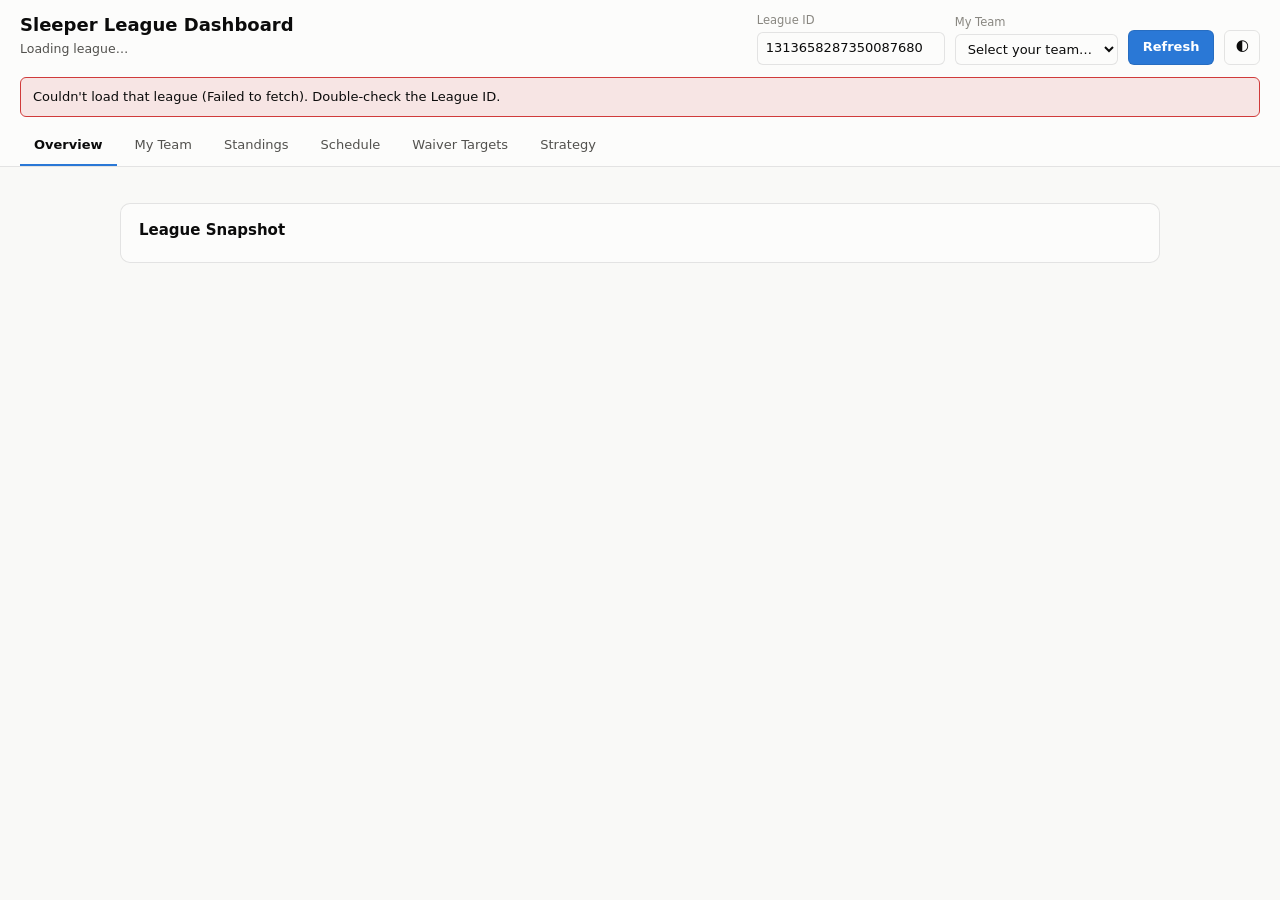
<file: index.html>
<!doctype html>
<html lang="en">
<head>
  <meta charset="utf-8" />
  <meta name="viewport" content="width=device-width, initial-scale=1" />
  <title>Sleeper League Dashboard</title>
  <link rel="stylesheet" href="styles.css?v=2" />
</head>
<body>
  <header class="app-header">
    <div class="header-top">
      <div class="league-id">
        <img id="league-avatar" class="avatar avatar-lg" alt="" hidden />
        <div>
          <h1 id="league-name">Sleeper League Dashboard</h1>
          <div class="league-meta" id="league-meta">Loading league…</div>
        </div>
      </div>
      <div class="header-controls">
        <label class="field">
          <span>League ID</span>
          <input id="league-id-input" type="text" inputmode="numeric" autocomplete="off" />
        </label>
        <label class="field">
          <span>My Team</span>
          <select id="my-team-select">
            <option value="">Select your team…</option>
          </select>
        </label>
        <button id="refresh-btn" class="btn" type="button">Refresh</button>
        <button id="theme-toggle" class="btn btn-ghost" type="button" aria-label="Toggle theme">🌓</button>
      </div>
    </div>
    <div id="error-banner" class="banner banner-error" hidden></div>
    <div class="header-bottom">
      <nav class="tabs" id="tabs">
        <button class="tab-btn active" data-tab="overview">Overview</button>
        <button class="tab-btn" data-tab="myteam">My Team</button>
        <button class="tab-btn" data-tab="standings">Standings</button>
        <button class="tab-btn" data-tab="schedule">Schedule</button>
        <button class="tab-btn" data-tab="waiver">Waiver Targets</button>
        <button class="tab-btn" data-tab="strategy">Strategy</button>
      </nav>
      <div class="last-updated" id="last-updated"></div>
    </div>
  </header>

  <main id="app-main">
    <section id="tab-overview" class="tab-panel active">
      <div class="stat-grid" id="overview-stats"></div>
      <div class="card">
        <h2>League Snapshot</h2>
        <div id="overview-standings-preview"></div>
      </div>
    </section>

    <section id="tab-myteam" class="tab-panel">
      <div class="card">
        <h2>Starters</h2>
        <div id="myteam-starters"></div>
      </div>
      <div class="card">
        <h2>Bench</h2>
        <div id="myteam-bench"></div>
      </div>
      <div class="card" id="myteam-ir-card" hidden>
        <h2>IR / Taxi</h2>
        <div id="myteam-ir"></div>
      </div>
    </section>

    <section id="tab-standings" class="tab-panel">
      <div class="card">
        <h2>Standings</h2>
        <div id="standings-table"></div>
      </div>
    </section>

    <section id="tab-schedule" class="tab-panel">
      <div class="card">
        <div class="schedule-head">
          <h2>NFL Schedule</h2>
          <div class="schedule-nav">
            <button id="schedule-prev" class="btn btn-ghost" type="button" aria-label="Previous week">←</button>
            <span id="schedule-week-label" class="schedule-week-label">Loading…</span>
            <button id="schedule-next" class="btn btn-ghost" type="button" aria-label="Next week">→</button>
          </div>
        </div>
        <p class="card-sub">Kickoff times (your local time) and TV network, via ESPN's public scoreboard. Games involving one of your rostered players' teams are marked.</p>
        <div id="schedule-games"></div>
      </div>
    </section>

    <section id="tab-waiver" class="tab-panel">
      <div class="card">
        <h2>Top Waiver Targets</h2>
        <p class="card-sub">Trending adds across Sleeper, filtered to free agents in your league and ranked by your roster's need.</p>
        <div id="waiver-targets"></div>
      </div>
      <div class="card">
        <h2>Watch Your Roster</h2>
        <p class="card-sub">Your players that a lot of managers are cutting right now.</p>
        <div id="waiver-drops"></div>
      </div>
    </section>

    <section id="tab-strategy" class="tab-panel">
      <div class="card">
        <h2>What To Do This Week</h2>
        <div id="strategy-list"></div>
      </div>
    </section>
  </main>

  <div id="loading-overlay" class="loading-overlay" hidden>
    <div class="spinner"></div>
    <div>Loading league data…</div>
  </div>

  <script src="app.js?v=2" defer></script>
</body>
</html>
</file>
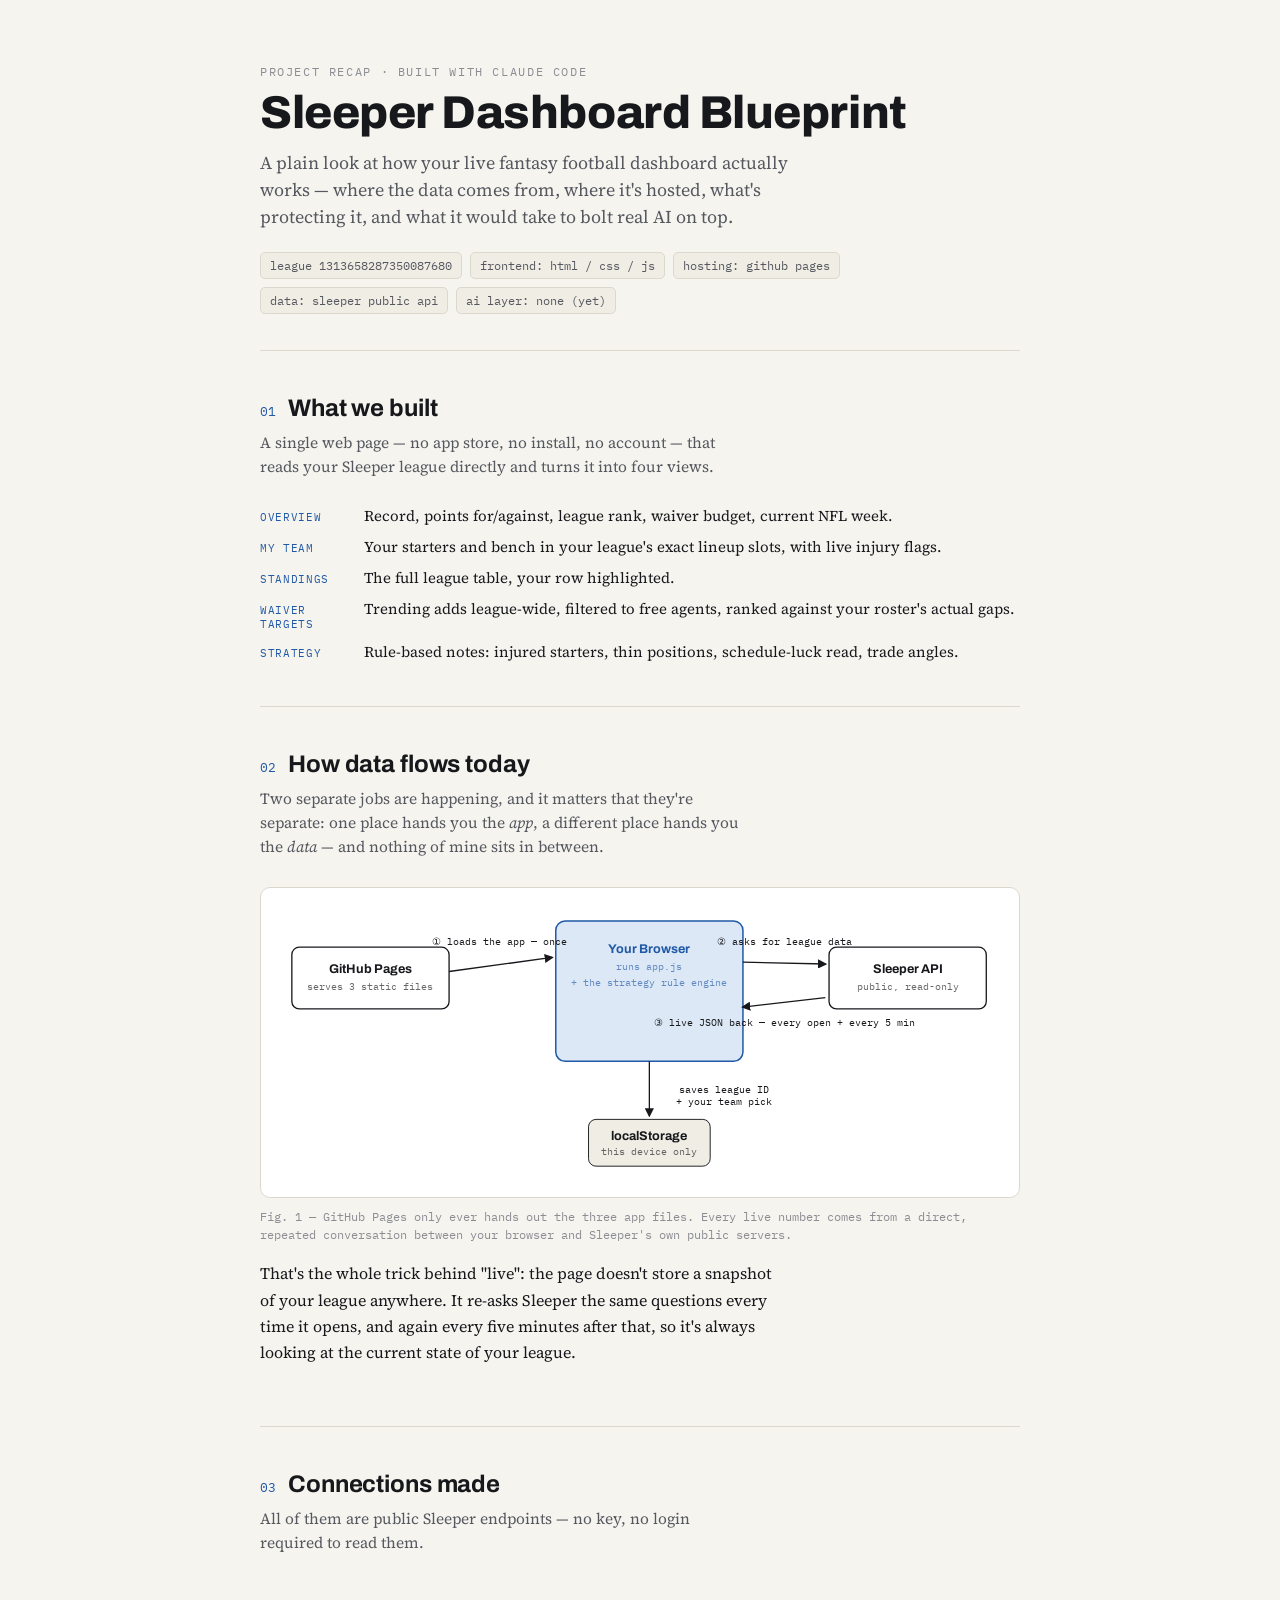
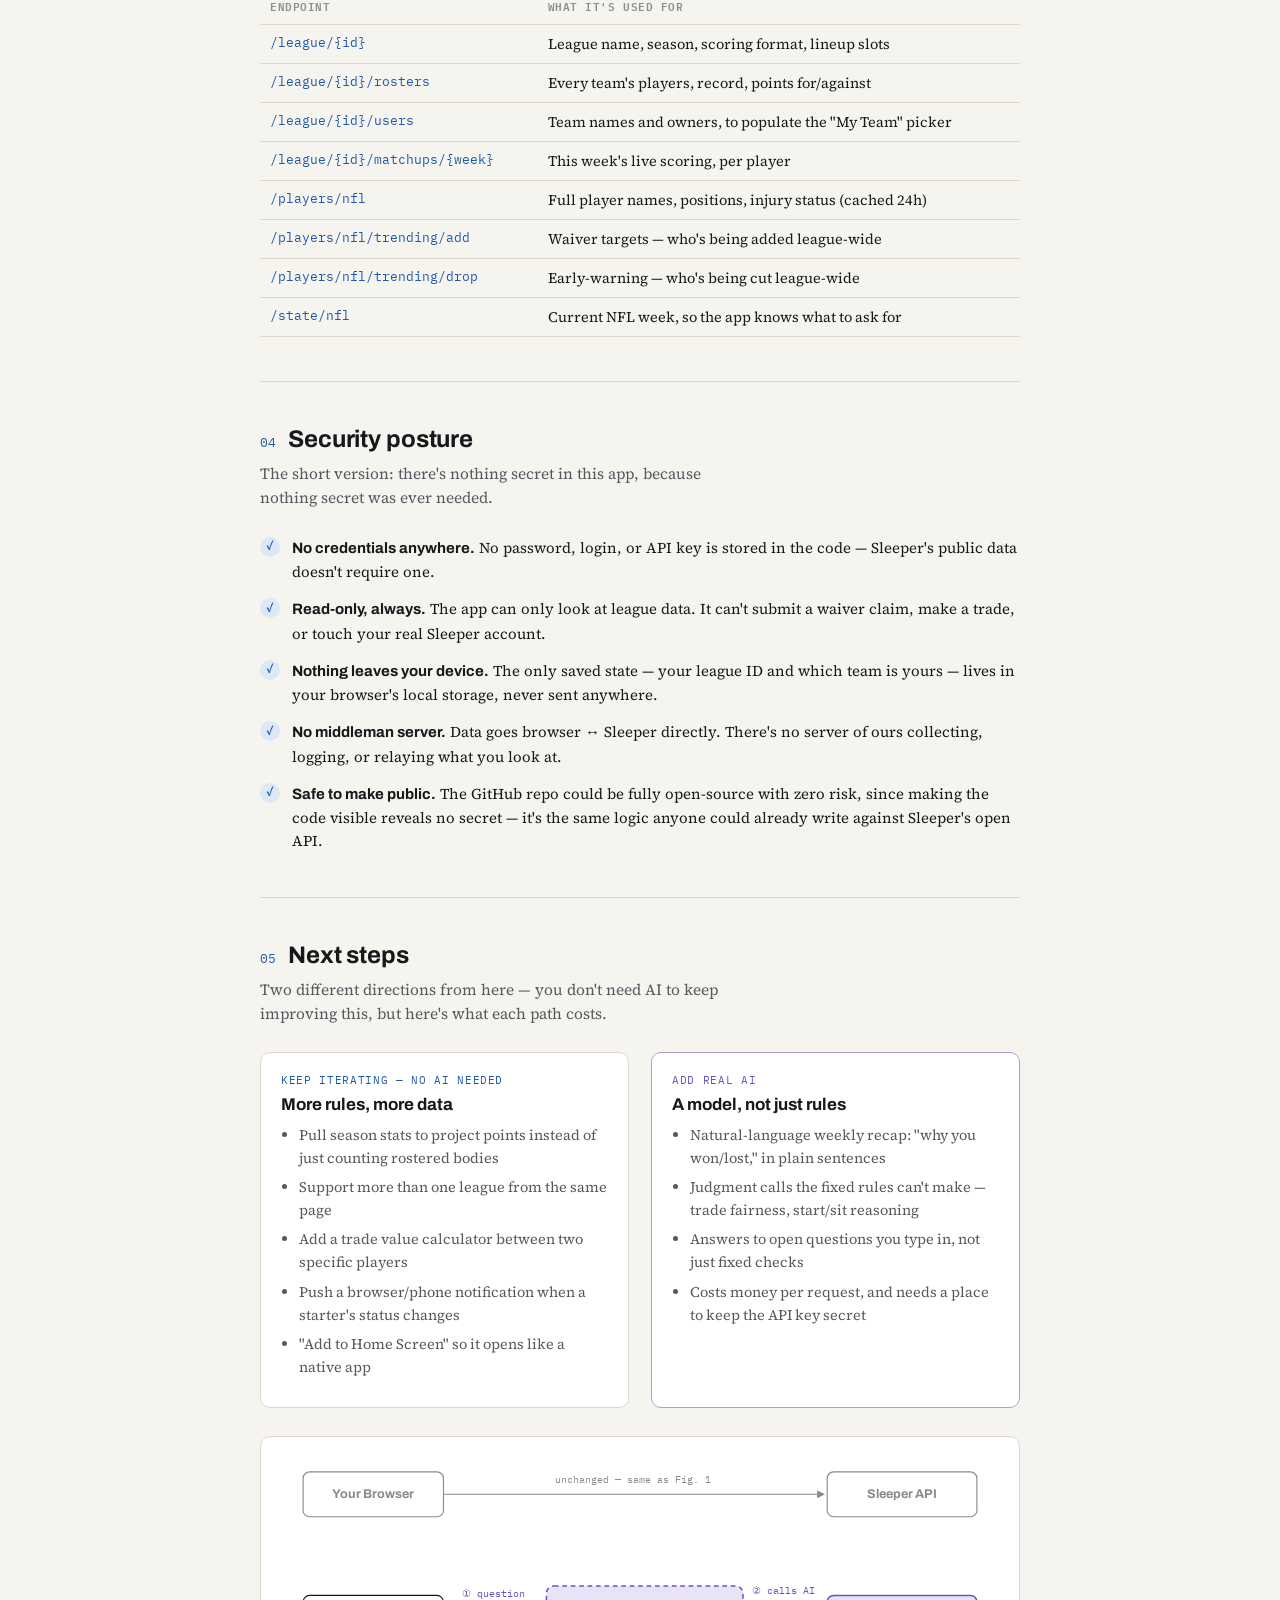
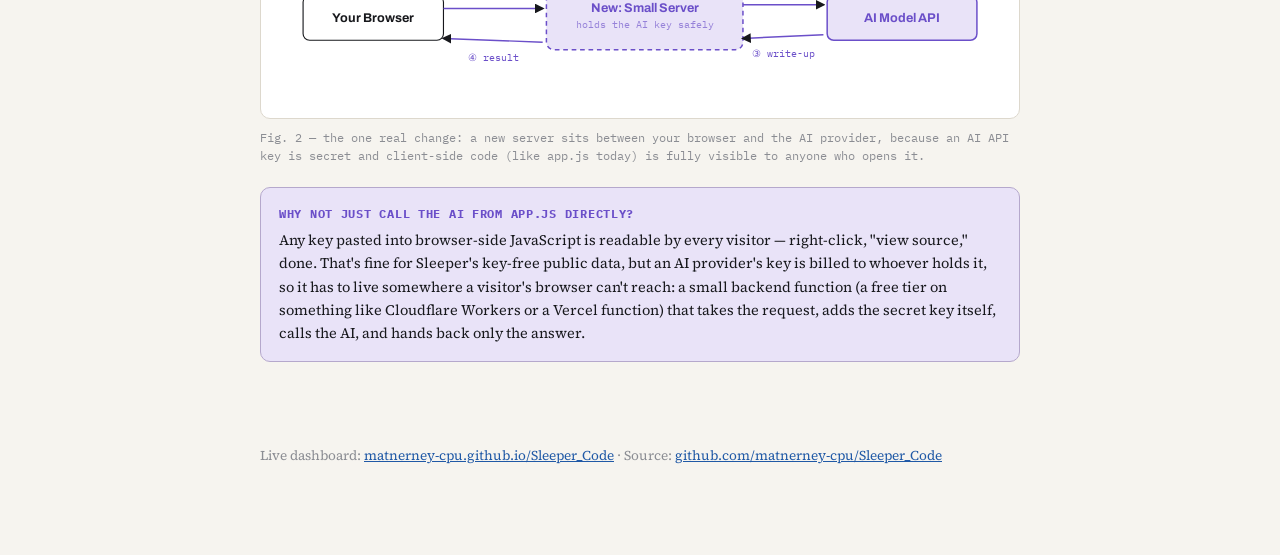
<file: docs/blueprint.html>
<!doctype html>
<html lang="en">
<head>
<meta charset="utf-8" />
<meta name="viewport" content="width=device-width, initial-scale=1" />
<title>Sleeper Dashboard Blueprint</title>
<link rel="stylesheet" href="https://fonts.googleapis.com/css2?family=Archivo:wght@600;700;800&family=Source+Serif+4:opsz,wght@8..60,400;8..60,600&family=IBM+Plex+Mono:wght@400;500&display=swap">
<style>
  :root {
    color-scheme: light;
    --bg: #f6f4ef;
    --surface: #ffffff;
    --surface-2: #f0ede5;
    --ink: #17181c;
    --ink-2: #55585f;
    --ink-3: #8b8d93;
    --line: #ddd8cd;
    --accent: #2059a6;
    --accent-soft: #dce8f6;
    --future: #6b4fc9;
    --future-soft: #e9e3f8;
    --mono: "IBM Plex Mono", ui-monospace, monospace;
    --display: "Archivo", system-ui, sans-serif;
    --body: "Source Serif 4", Georgia, serif;
  }
  @media (prefers-color-scheme: dark) {
    :root:not([data-theme="light"]) {
      color-scheme: dark;
      --bg: #131317;
      --surface: #1b1c21;
      --surface-2: #202127;
      --ink: #f1f0ec;
      --ink-2: #b7b9c0;
      --ink-3: #7d7f88;
      --line: #2c2d34;
      --accent: #6fa4ec;
      --accent-soft: #1f3352;
      --future: #b09af0;
      --future-soft: #2c2445;
    }
  }
  :root[data-theme="dark"] {
    color-scheme: dark;
    --bg: #131317;
    --surface: #1b1c21;
    --surface-2: #202127;
    --ink: #f1f0ec;
    --ink-2: #b7b9c0;
    --ink-3: #7d7f88;
    --line: #2c2d34;
    --accent: #6fa4ec;
    --accent-soft: #1f3352;
    --future: #b09af0;
    --future-soft: #2c2445;
  }

  * { box-sizing: border-box; }
  body {
    background: var(--bg);
    color: var(--ink);
    font-family: var(--body);
    margin: 0;
    padding: 0 20px 90px;
  }
  .sheet { max-width: 760px; margin: 0 auto; }

  .eyebrow {
    font-family: var(--mono);
    font-size: 11.5px;
    letter-spacing: 0.14em;
    text-transform: uppercase;
    color: var(--ink-3);
  }

  header.hero {
    padding: 64px 0 36px;
    border-bottom: 1px solid var(--line);
  }
  h1 {
    font-family: var(--display);
    font-size: clamp(32px, 5.5vw, 46px);
    font-weight: 800;
    letter-spacing: -0.01em;
    margin: 10px 0 12px;
    text-wrap: balance;
    line-height: 1.05;
  }
  .dek {
    font-family: var(--body);
    font-size: 18px;
    color: var(--ink-2);
    max-width: 60ch;
    line-height: 1.5;
    margin: 0 0 22px;
  }
  .meta-row {
    display: flex;
    flex-wrap: wrap;
    gap: 8px;
  }
  .chip {
    font-family: var(--mono);
    font-size: 11.5px;
    color: var(--ink-2);
    background: var(--surface-2);
    border: 1px solid var(--line);
    border-radius: 5px;
    padding: 5px 9px;
  }

  section { padding: 44px 0; border-bottom: 1px solid var(--line); }
  section:last-of-type { border-bottom: none; }

  .section-head {
    display: flex;
    align-items: baseline;
    gap: 12px;
    margin-bottom: 6px;
  }
  .section-num {
    font-family: var(--mono);
    font-size: 13px;
    color: var(--accent);
  }
  h2 {
    font-family: var(--display);
    font-size: 24px;
    font-weight: 700;
    margin: 0;
    letter-spacing: -0.005em;
    text-wrap: balance;
  }
  .section-sub {
    color: var(--ink-2);
    font-size: 15.5px;
    max-width: 62ch;
    margin: 10px 0 26px;
    line-height: 1.55;
  }

  p { font-size: 16px; line-height: 1.65; max-width: 66ch; }

  ul.recap { list-style: none; margin: 0; padding: 0; display: grid; gap: 10px; }
  ul.recap li {
    display: grid;
    grid-template-columns: 90px 1fr;
    gap: 14px;
    font-size: 15px;
    align-items: baseline;
  }
  ul.recap .tag {
    font-family: var(--mono);
    font-size: 11px;
    color: var(--accent);
    text-transform: uppercase;
    letter-spacing: 0.06em;
  }

  figure { margin: 28px 0 8px; }
  .diagram-frame {
    background: var(--surface);
    border: 1px solid var(--line);
    border-radius: 10px;
    padding: 18px 14px 10px;
  }
  svg { max-width: 100%; height: auto; display: block; }
  figcaption {
    font-family: var(--mono);
    font-size: 12px;
    color: var(--ink-3);
    margin-top: 10px;
    line-height: 1.5;
  }

  table { width: 100%; border-collapse: collapse; font-size: 14.5px; margin-top: 6px; }
  th, td { text-align: left; padding: 9px 10px; border-bottom: 1px solid var(--line); vertical-align: top; }
  th { font-family: var(--mono); font-size: 11px; text-transform: uppercase; letter-spacing: 0.05em; color: var(--ink-3); font-weight: 600; }
  td.endpoint { font-family: var(--mono); font-size: 12.5px; color: var(--accent); white-space: nowrap; }
  .table-scroll { overflow-x: auto; }

  ul.checks { list-style: none; margin: 0; padding: 0; display: grid; gap: 14px; }
  ul.checks li { display: flex; gap: 12px; font-size: 15px; line-height: 1.55; }
  ul.checks .mark {
    flex: none;
    width: 20px; height: 20px;
    border-radius: 50%;
    background: var(--accent-soft);
    color: var(--accent);
    display: flex; align-items: center; justify-content: center;
    font-size: 12px; font-weight: 700;
    margin-top: 1px;
  }
  ul.checks b { font-family: var(--display); font-weight: 700; }

  .lanes { display: grid; grid-template-columns: 1fr; gap: 22px; margin-top: 8px; }
  @media (min-width: 640px) { .lanes { grid-template-columns: 1fr 1fr; } }
  .lane {
    background: var(--surface);
    border: 1px solid var(--line);
    border-radius: 10px;
    padding: 20px 20px 22px;
  }
  .lane.future { border-color: color-mix(in srgb, var(--future) 40%, var(--line)); }
  .lane-label {
    font-family: var(--mono);
    font-size: 11px;
    text-transform: uppercase;
    letter-spacing: 0.06em;
    color: var(--accent);
    margin-bottom: 8px;
  }
  .lane.future .lane-label { color: var(--future); }
  .lane h3 { font-family: var(--display); font-size: 17px; margin: 0 0 10px; }
  .lane ul { margin: 0; padding-left: 18px; font-size: 14.5px; line-height: 1.6; color: var(--ink-2); }
  .lane ul li { margin-bottom: 6px; }

  .callout {
    background: var(--future-soft);
    border: 1px solid color-mix(in srgb, var(--future) 35%, var(--line));
    border-radius: 10px;
    padding: 16px 18px;
    font-size: 14.5px;
    color: var(--ink);
    margin-top: 22px;
    line-height: 1.6;
  }
  .callout b { color: var(--future); font-family: var(--mono); font-size: 12px; text-transform: uppercase; letter-spacing: 0.06em; display: block; margin-bottom: 6px; }

  footer {
    padding-top: 40px;
    font-size: 13.5px;
    color: var(--ink-3);
  }
  footer a { color: var(--accent); }
  a { color: var(--accent); }

  .arrow-label { font-family: var(--mono); font-size: 11px; fill: currentColor; }
  .node-title { font-family: var(--display); font-size: 13.5px; font-weight: 700; fill: currentColor; }
  .node-sub { font-family: var(--mono); font-size: 10.5px; fill: currentColor; opacity: 0.65; }
</style>
</head>
<body>
<div class="sheet">

  <header class="hero">
    <div class="eyebrow">Project recap · built with Claude Code</div>
    <h1>Sleeper Dashboard Blueprint</h1>
    <p class="dek">A plain look at how your live fantasy football dashboard actually works — where the data comes from, where it's hosted, what's protecting it, and what it would take to bolt real AI on top.</p>
    <div class="meta-row">
      <span class="chip">league 1313658287350087680</span>
      <span class="chip">frontend: html / css / js</span>
      <span class="chip">hosting: github pages</span>
      <span class="chip">data: sleeper public api</span>
      <span class="chip">ai layer: none (yet)</span>
    </div>
  </header>

  <section>
    <div class="section-head"><span class="section-num">01</span><h2>What we built</h2></div>
    <p class="section-sub">A single web page — no app store, no install, no account — that reads your Sleeper league directly and turns it into four views.</p>
    <ul class="recap">
      <li><span class="tag">Overview</span><span>Record, points for/against, league rank, waiver budget, current NFL week.</span></li>
      <li><span class="tag">My Team</span><span>Your starters and bench in your league's exact lineup slots, with live injury flags.</span></li>
      <li><span class="tag">Standings</span><span>The full league table, your row highlighted.</span></li>
      <li><span class="tag">Waiver Targets</span><span>Trending adds league-wide, filtered to free agents, ranked against your roster's actual gaps.</span></li>
      <li><span class="tag">Strategy</span><span>Rule-based notes: injured starters, thin positions, schedule-luck read, trade angles.</span></li>
    </ul>
  </section>

  <section>
    <div class="section-head"><span class="section-num">02</span><h2>How data flows today</h2></div>
    <p class="section-sub">Two separate jobs are happening, and it matters that they're separate: one place hands you the <em>app</em>, a different place hands you the <em>data</em> — and nothing of mine sits in between.</p>

    <figure>
      <div class="diagram-frame">
        <svg viewBox="0 0 780 300" role="img" aria-label="GitHub Pages loads the app into your browser once; your browser then talks directly to the Sleeper API for live data, refreshing every five minutes, and saves your preferences to its own local storage.">
          <defs>
            <marker id="arrow1" viewBox="0 0 10 10" refX="8" refY="5" markerWidth="7" markerHeight="7" orient="auto-start-reverse">
              <path d="M0,0 L10,5 L0,10 z" fill="currentColor"/>
            </marker>
          </defs>

          <!-- GitHub Pages -->
          <rect x="18" y="44" width="168" height="66" rx="8" fill="none" stroke="currentColor" stroke-width="1.4"/>
          <text x="102" y="72" text-anchor="middle" class="node-title">GitHub Pages</text>
          <text x="102" y="90" text-anchor="middle" class="node-sub">serves 3 static files</text>

          <!-- Browser (hub) -->
          <rect x="300" y="16" width="200" height="150" rx="10" fill="var(--accent-soft)" stroke="var(--accent)" stroke-width="1.6"/>
          <text x="400" y="50" text-anchor="middle" class="node-title" fill="var(--accent)" style="fill:var(--accent)">Your Browser</text>
          <text x="400" y="68" text-anchor="middle" class="node-sub" style="fill:var(--accent)">runs app.js</text>
          <text x="400" y="86" text-anchor="middle" class="node-sub" style="fill:var(--accent)">+ the strategy rule engine</text>

          <!-- Sleeper API -->
          <rect x="592" y="44" width="168" height="66" rx="8" fill="none" stroke="currentColor" stroke-width="1.4"/>
          <text x="676" y="72" text-anchor="middle" class="node-title">Sleeper API</text>
          <text x="676" y="90" text-anchor="middle" class="node-sub">public, read-only</text>

          <!-- GH -> Browser -->
          <line x1="186" y1="70" x2="296" y2="55" stroke="currentColor" stroke-width="1.4" marker-end="url(#arrow1)"/>
          <text x="240" y="42" text-anchor="middle" class="arrow-label">① loads the app — once</text>

          <!-- Browser -> Sleeper -->
          <line x1="500" y1="60" x2="588" y2="62" stroke="currentColor" stroke-width="1.4" marker-end="url(#arrow1)"/>
          <text x="544" y="42" text-anchor="middle" class="arrow-label">② asks for league data</text>

          <!-- Sleeper -> Browser -->
          <line x1="588" y1="98" x2="500" y2="108" stroke="currentColor" stroke-width="1.4" marker-end="url(#arrow1)"/>
          <text x="544" y="128" text-anchor="middle" class="arrow-label">③ live JSON back — every open + every 5 min</text>

          <!-- localStorage satellite -->
          <rect x="335" y="228" width="130" height="50" rx="8" fill="var(--surface-2)" stroke="currentColor" stroke-width="1"/>
          <text x="400" y="250" text-anchor="middle" class="node-title" font-size="12">localStorage</text>
          <text x="400" y="266" text-anchor="middle" class="node-sub">this device only</text>
          <line x1="400" y1="166" x2="400" y2="224" stroke="currentColor" stroke-width="1.4" marker-end="url(#arrow1)"/>
          <text x="480" y="200" text-anchor="middle" class="arrow-label">saves league ID</text>
          <text x="480" y="213" text-anchor="middle" class="arrow-label">+ your team pick</text>
        </svg>
      </div>
      <figcaption>Fig. 1 — GitHub Pages only ever hands out the three app files. Every live number comes from a direct, repeated conversation between your browser and Sleeper's own public servers.</figcaption>
    </figure>

    <p>That's the whole trick behind "live": the page doesn't store a snapshot of your league anywhere. It re-asks Sleeper the same questions every time it opens, and again every five minutes after that, so it's always looking at the current state of your league.</p>
  </section>

  <section>
    <div class="section-head"><span class="section-num">03</span><h2>Connections made</h2></div>
    <p class="section-sub">All of them are public Sleeper endpoints — no key, no login required to read them.</p>
    <div class="table-scroll">
      <table>
        <thead><tr><th>Endpoint</th><th>What it's used for</th></tr></thead>
        <tbody>
          <tr><td class="endpoint">/league/&#123;id&#125;</td><td>League name, season, scoring format, lineup slots</td></tr>
          <tr><td class="endpoint">/league/&#123;id&#125;/rosters</td><td>Every team's players, record, points for/against</td></tr>
          <tr><td class="endpoint">/league/&#123;id&#125;/users</td><td>Team names and owners, to populate the "My Team" picker</td></tr>
          <tr><td class="endpoint">/league/&#123;id&#125;/matchups/&#123;week&#125;</td><td>This week's live scoring, per player</td></tr>
          <tr><td class="endpoint">/players/nfl</td><td>Full player names, positions, injury status (cached 24h)</td></tr>
          <tr><td class="endpoint">/players/nfl/trending/add</td><td>Waiver targets — who's being added league-wide</td></tr>
          <tr><td class="endpoint">/players/nfl/trending/drop</td><td>Early-warning — who's being cut league-wide</td></tr>
          <tr><td class="endpoint">/state/nfl</td><td>Current NFL week, so the app knows what to ask for</td></tr>
        </tbody>
      </table>
    </div>
  </section>

  <section>
    <div class="section-head"><span class="section-num">04</span><h2>Security posture</h2></div>
    <p class="section-sub">The short version: there's nothing secret in this app, because nothing secret was ever needed.</p>
    <ul class="checks">
      <li><span class="mark">✓</span><span><b>No credentials anywhere.</b> No password, login, or API key is stored in the code — Sleeper's public data doesn't require one.</span></li>
      <li><span class="mark">✓</span><span><b>Read-only, always.</b> The app can only look at league data. It can't submit a waiver claim, make a trade, or touch your real Sleeper account.</span></li>
      <li><span class="mark">✓</span><span><b>Nothing leaves your device.</b> The only saved state — your league ID and which team is yours — lives in your browser's local storage, never sent anywhere.</span></li>
      <li><span class="mark">✓</span><span><b>No middleman server.</b> Data goes browser ↔ Sleeper directly. There's no server of ours collecting, logging, or relaying what you look at.</span></li>
      <li><span class="mark">✓</span><span><b>Safe to make public.</b> The GitHub repo could be fully open-source with zero risk, since making the code visible reveals no secret — it's the same logic anyone could already write against Sleeper's open API.</span></li>
    </ul>
  </section>

  <section>
    <div class="section-head"><span class="section-num">05</span><h2>Next steps</h2></div>
    <p class="section-sub">Two different directions from here — you don't need AI to keep improving this, but here's what each path costs.</p>

    <div class="lanes">
      <div class="lane">
        <div class="lane-label">Keep iterating — no AI needed</div>
        <h3>More rules, more data</h3>
        <ul>
          <li>Pull season stats to project points instead of just counting rostered bodies</li>
          <li>Support more than one league from the same page</li>
          <li>Add a trade value calculator between two specific players</li>
          <li>Push a browser/phone notification when a starter's status changes</li>
          <li>"Add to Home Screen" so it opens like a native app</li>
        </ul>
      </div>
      <div class="lane future">
        <div class="lane-label">Add real AI</div>
        <h3>A model, not just rules</h3>
        <ul>
          <li>Natural-language weekly recap: "why you won/lost," in plain sentences</li>
          <li>Judgment calls the fixed rules can't make — trade fairness, start/sit reasoning</li>
          <li>Answers to open questions you type in, not just fixed checks</li>
          <li>Costs money per request, and needs a place to keep the API key secret</li>
        </ul>
      </div>
    </div>

    <figure>
      <div class="diagram-frame">
        <svg viewBox="0 0 780 270" role="img" aria-label="Today the browser talks directly to Sleeper. Adding real AI requires inserting a new server function between the browser and the AI provider, so the AI provider's secret key never reaches the browser.">
          <defs>
            <marker id="arrow2" viewBox="0 0 10 10" refX="8" refY="5" markerWidth="7" markerHeight="7" orient="auto-start-reverse">
              <path d="M0,0 L10,5 L0,10 z" fill="currentColor"/>
            </marker>
          </defs>

          <!-- existing, muted -->
          <g opacity="0.5">
            <rect x="30" y="18" width="150" height="48" rx="7" fill="none" stroke="currentColor" stroke-width="1.2"/>
            <text x="105" y="46" text-anchor="middle" class="node-title" font-size="12">Your Browser</text>
            <rect x="590" y="18" width="160" height="48" rx="7" fill="none" stroke="currentColor" stroke-width="1.2"/>
            <text x="670" y="46" text-anchor="middle" class="node-title" font-size="12">Sleeper API</text>
            <line x1="180" y1="42" x2="586" y2="42" stroke="currentColor" stroke-width="1.2" marker-end="url(#arrow2)"/>
            <text x="383" y="30" text-anchor="middle" class="arrow-label">unchanged — same as Fig. 1</text>
          </g>

          <!-- new: browser to server -->
          <rect x="30" y="150" width="150" height="48" rx="7" fill="none" stroke="currentColor" stroke-width="1.2"/>
          <text x="105" y="178" text-anchor="middle" class="node-title" font-size="12">Your Browser</text>

          <rect x="290" y="140" width="210" height="68" rx="8" stroke-dasharray="5 4" fill="var(--future-soft)" stroke="var(--future)" stroke-width="1.6"/>
          <text x="395" y="168" text-anchor="middle" class="node-title" font-size="13" style="fill:var(--future)">New: Small Server</text>
          <text x="395" y="185" text-anchor="middle" class="node-sub" style="fill:var(--future)">holds the AI key safely</text>

          <rect x="590" y="150" width="160" height="48" rx="7" fill="var(--future-soft)" stroke="var(--future)" stroke-width="1.6"/>
          <text x="670" y="178" text-anchor="middle" class="node-title" font-size="12" style="fill:var(--future)">AI Model API</text>

          <line x1="180" y1="164" x2="286" y2="164" stroke="var(--future)" stroke-width="1.5" marker-end="url(#arrow2)"/>
          <text x="233" y="152" text-anchor="middle" class="arrow-label" style="fill:var(--future)">① question</text>

          <line x1="500" y1="160" x2="586" y2="160" stroke="var(--future)" stroke-width="1.5" marker-end="url(#arrow2)"/>
          <text x="543" y="148" text-anchor="middle" class="arrow-label" style="fill:var(--future)">② calls AI</text>

          <line x1="586" y1="192" x2="500" y2="196" stroke="var(--future)" stroke-width="1.5" marker-end="url(#arrow2)"/>
          <text x="543" y="216" text-anchor="middle" class="arrow-label" style="fill:var(--future)">③ write-up</text>

          <line x1="286" y1="200" x2="180" y2="196" stroke="var(--future)" stroke-width="1.5" marker-end="url(#arrow2)"/>
          <text x="233" y="220" text-anchor="middle" class="arrow-label" style="fill:var(--future)">④ result</text>
        </svg>
      </div>
      <figcaption>Fig. 2 — the one real change: a new server sits between your browser and the AI provider, because an AI API key is secret and client-side code (like app.js today) is fully visible to anyone who opens it.</figcaption>
    </figure>

    <div class="callout">
      <b>Why not just call the AI from app.js directly?</b>
      Any key pasted into browser-side JavaScript is readable by every visitor — right-click, "view source," done. That's fine for Sleeper's key-free public data, but an AI provider's key is billed to whoever holds it, so it has to live somewhere a visitor's browser can't reach: a small backend function (a free tier on something like Cloudflare Workers or a Vercel function) that takes the request, adds the secret key itself, calls the AI, and hands back only the answer.
    </div>
  </section>

  <footer>
    Live dashboard: <a href="https://matnerney-cpu.github.io/Sleeper_Code/">matnerney-cpu.github.io/Sleeper_Code</a> · Source: <a href="https://github.com/matnerney-cpu/Sleeper_Code">github.com/matnerney-cpu/Sleeper_Code</a>
  </footer>

</div>
</body>
</html>
</file>
<file: styles.css>
:root {
  color-scheme: light;
  --page: #f9f9f7;
  --surface: #fcfcfb;
  --surface-2: #f2f1ed;
  --text-primary: #0b0b0b;
  --text-secondary: #52514e;
  --text-muted: #898781;
  --gridline: #e1e0d9;
  --border: rgba(11, 11, 11, 0.10);
  --baseline: #c3c2b7;

  --status-good: #0ca30c;
  --status-warning: #fab219;
  --status-serious: #ec835a;
  --status-critical: #d03b3b;

  --seq-450: #2a78d6;
  --seq-300: #6da7ec;
  --seq-150: #b7d3f6;

  --pos-qb: #2a78d6;
  --pos-rb: #eb6834;
  --pos-wr: #1baf7a;
  --pos-te: #eda100;
  --pos-flex: #e87ba4;
  --pos-k: #008300;
  --pos-def: #4a3aa7;
  --pos-bn: #898781;
}

@media (prefers-color-scheme: dark) {
  :root:not([data-theme="light"]) {
    color-scheme: dark;
    --page: #0d0d0d;
    --surface: #1a1a19;
    --surface-2: #232322;
    --text-primary: #ffffff;
    --text-secondary: #c3c2b7;
    --text-muted: #898781;
    --gridline: #2c2c2a;
    --border: rgba(255, 255, 255, 0.10);
    --baseline: #383835;

    --status-good: #0ca30c;
    --status-warning: #fab219;
    --status-serious: #ec835a;
    --status-critical: #e66767;

    --seq-450: #3987e5;
    --seq-300: #5598e7;
    --seq-150: #184f95;

    --pos-qb: #3987e5;
    --pos-rb: #d95926;
    --pos-wr: #199e70;
    --pos-te: #c98500;
    --pos-flex: #d55181;
    --pos-k: #008300;
    --pos-def: #9085e9;
    --pos-bn: #898781;
  }
}

:root[data-theme="dark"] {
  color-scheme: dark;
  --page: #0d0d0d;
  --surface: #1a1a19;
  --surface-2: #232322;
  --text-primary: #ffffff;
  --text-secondary: #c3c2b7;
  --text-muted: #898781;
  --gridline: #2c2c2a;
  --border: rgba(255, 255, 255, 0.10);
  --baseline: #383835;

  --status-good: #0ca30c;
  --status-warning: #fab219;
  --status-serious: #ec835a;
  --status-critical: #e66767;

  --seq-450: #3987e5;
  --seq-300: #5598e7;
  --seq-150: #184f95;

  --pos-qb: #3987e5;
  --pos-rb: #d95926;
  --pos-wr: #199e70;
  --pos-te: #c98500;
  --pos-flex: #d55181;
  --pos-k: #008300;
  --pos-def: #9085e9;
  --pos-bn: #898781;
}

* { box-sizing: border-box; }

body {
  margin: 0;
  background: var(--page);
  color: var(--text-primary);
  font-family: system-ui, -apple-system, "Segoe UI", sans-serif;
  font-size: 14px;
  line-height: 1.45;
}

h1, h2, h3 { margin: 0; font-weight: 650; }
h1 { font-size: 18px; }
h2 { font-size: 15px; margin-bottom: 4px; }

.app-header {
  position: sticky;
  top: 0;
  z-index: 10;
  background: var(--surface);
  border-bottom: 1px solid var(--border);
  padding: 12px 20px 0;
}

.header-top {
  display: flex;
  align-items: flex-start;
  justify-content: space-between;
  gap: 16px;
  flex-wrap: wrap;
  padding-bottom: 12px;
}

.league-id { display: flex; align-items: center; gap: 12px; }

.avatar {
  border-radius: 50%;
  background: var(--surface-2);
  object-fit: cover;
}
.avatar-lg { width: 44px; height: 44px; }

.league-meta { color: var(--text-secondary); font-size: 12.5px; margin-top: 2px; }

.header-controls {
  display: flex;
  align-items: flex-end;
  gap: 10px;
  flex-wrap: wrap;
}

.field {
  display: flex;
  flex-direction: column;
  gap: 3px;
  font-size: 11.5px;
  color: var(--text-muted);
}

.field input, .field select {
  font: inherit;
  font-size: 13px;
  padding: 6px 8px;
  border-radius: 6px;
  border: 1px solid var(--border);
  background: var(--surface);
  color: var(--text-primary);
  min-width: 150px;
}

.btn {
  font: inherit;
  font-size: 13px;
  padding: 7px 14px;
  border-radius: 6px;
  border: 1px solid var(--border);
  background: var(--seq-450);
  color: #fff;
  cursor: pointer;
  font-weight: 600;
}
.btn:hover { filter: brightness(1.08); }
.btn-ghost { background: transparent; color: var(--text-primary); font-weight: 400; padding: 7px 10px; }

.header-bottom {
  display: flex;
  align-items: center;
  justify-content: space-between;
  flex-wrap: wrap;
  gap: 8px;
}

.tabs { display: flex; gap: 4px; }

.tab-btn {
  font: inherit;
  font-size: 13px;
  padding: 9px 14px;
  border: none;
  background: transparent;
  color: var(--text-secondary);
  cursor: pointer;
  border-bottom: 2px solid transparent;
  font-weight: 500;
}
.tab-btn:hover { color: var(--text-primary); }
.tab-btn.active {
  color: var(--text-primary);
  border-bottom-color: var(--seq-450);
  font-weight: 650;
}

.last-updated { color: var(--text-muted); font-size: 11.5px; padding-bottom: 6px; }

.banner {
  margin-bottom: 10px;
  padding: 10px 12px;
  border-radius: 6px;
  font-size: 13px;
}
.banner-error {
  background: color-mix(in srgb, var(--status-critical) 12%, var(--surface));
  border: 1px solid var(--status-critical);
  color: var(--text-primary);
}

#app-main {
  max-width: 1080px;
  margin: 0 auto;
  padding: 20px;
  display: flex;
  flex-direction: column;
  gap: 16px;
}

.tab-panel { display: none; flex-direction: column; gap: 16px; }
.tab-panel.active { display: flex; }

.card {
  background: var(--surface);
  border: 1px solid var(--border);
  border-radius: 10px;
  padding: 16px 18px;
}
.card-sub { color: var(--text-secondary); font-size: 12.5px; margin: 2px 0 12px; }

.stat-grid {
  display: grid;
  grid-template-columns: repeat(auto-fit, minmax(140px, 1fr));
  gap: 10px;
}

.stat-tile {
  background: var(--surface);
  border: 1px solid var(--border);
  border-radius: 10px;
  padding: 12px 14px;
}
.stat-label {
  font-size: 11px;
  text-transform: uppercase;
  letter-spacing: 0.04em;
  color: var(--text-muted);
  margin-bottom: 6px;
}
.stat-value {
  font-size: 22px;
  font-weight: 650;
  font-variant-numeric: proportional-nums;
}
.stat-sub { font-size: 12px; color: var(--text-secondary); margin-top: 3px; }

table { width: 100%; border-collapse: collapse; font-size: 13px; }
th, td {
  text-align: left;
  padding: 8px 10px;
  border-bottom: 1px solid var(--gridline);
  font-variant-numeric: tabular-nums;
}
th {
  color: var(--text-muted);
  font-weight: 600;
  font-size: 11.5px;
  text-transform: uppercase;
  letter-spacing: 0.03em;
}
tr.me { background: color-mix(in srgb, var(--seq-450) 10%, transparent); }
.table-scroll { overflow-x: auto; }

.badge {
  display: inline-flex;
  align-items: center;
  gap: 4px;
  padding: 2px 7px;
  border-radius: 5px;
  font-size: 11px;
  font-weight: 700;
  color: #fff;
  letter-spacing: 0.02em;
}
.badge-pos-QB { background: var(--pos-qb); }
.badge-pos-RB { background: var(--pos-rb); }
.badge-pos-WR { background: var(--pos-wr); }
.badge-pos-TE { background: var(--pos-te); }
.badge-pos-FLEX, .badge-pos-SUPER_FLEX, .badge-pos-WRRB_FLEX { background: var(--pos-flex); }
.badge-pos-K { background: var(--pos-k); }
.badge-pos-DEF { background: var(--pos-def); }
.badge-pos-BN, .badge-pos-IR, .badge-pos-TAXI { background: var(--pos-bn); }

.status-chip {
  display: inline-flex;
  align-items: center;
  gap: 5px;
  padding: 2px 8px;
  border-radius: 5px;
  font-size: 11.5px;
  font-weight: 650;
  border: 1px solid currentColor;
}
.status-good { color: var(--status-good); }
.status-warning { color: #9a6a05; }
.status-serious { color: var(--status-serious); }
.status-critical { color: var(--status-critical); }

@media (prefers-color-scheme: dark) {
  :root:not([data-theme="light"]) .status-warning,
  :root:not([data-theme="light"]) .need-Medium { color: var(--status-warning); }
}
:root[data-theme="dark"] .status-warning,
:root[data-theme="dark"] .need-Medium { color: var(--status-warning); }

.player-row { display: flex; align-items: center; gap: 8px; flex-wrap: wrap; }
.player-name { font-weight: 600; }
.player-meta { color: var(--text-muted); font-size: 12px; }

.need-High { color: var(--status-critical); font-weight: 700; }
.need-Medium { color: #9a6a05; font-weight: 700; }
.need-Low { color: var(--text-muted); font-weight: 600; }

.insight {
  display: flex;
  gap: 10px;
  padding: 10px 0;
  border-bottom: 1px solid var(--gridline);
}
.insight:last-child { border-bottom: none; }
.insight-icon { font-size: 16px; line-height: 1.4; }
.insight-body { flex: 1; }
.insight-title { font-weight: 650; margin-bottom: 2px; }
.insight-detail { color: var(--text-secondary); font-size: 12.5px; }

.empty-state { color: var(--text-muted); padding: 16px 4px; font-size: 13px; }

.schedule-head {
  display: flex;
  align-items: center;
  justify-content: space-between;
  flex-wrap: wrap;
  gap: 8px;
}
.schedule-nav { display: flex; align-items: center; gap: 8px; }
.schedule-week-label {
  font-size: 13px;
  font-weight: 600;
  color: var(--text-secondary);
  min-width: 150px;
  text-align: center;
}

.game-row {
  display: grid;
  grid-template-columns: 130px 1fr 90px 90px;
  gap: 12px;
  align-items: center;
  padding: 10px 8px;
  border-bottom: 1px solid var(--gridline);
  border-left: 3px solid transparent;
}
.game-row.my-teams { border-left-color: var(--seq-450); background: color-mix(in srgb, var(--seq-450) 6%, transparent); }
.game-time { font-size: 12.5px; color: var(--text-secondary); font-variant-numeric: tabular-nums; }
.game-matchup { display: flex; align-items: center; gap: 6px; font-size: 13.5px; font-weight: 600; flex-wrap: wrap; }
.game-matchup .at { color: var(--text-muted); font-weight: 400; }
.game-network { font-size: 12px; color: var(--text-secondary); text-align: right; }
.game-status { font-size: 11px; text-align: right; font-weight: 700; }
.game-status.live { color: var(--status-critical); }
.game-status.final { color: var(--text-muted); }
.game-logo { width: 16px; height: 16px; object-fit: contain; vertical-align: middle; }
.my-teams-tag {
  font-size: 10px;
  font-weight: 700;
  color: var(--seq-450);
  border: 1px solid var(--seq-450);
  border-radius: 4px;
  padding: 1px 5px;
}

@media (max-width: 640px) {
  .game-row { grid-template-columns: 1fr; gap: 4px; text-align: left; }
  .game-network, .game-status { text-align: left; }
}

.loading-overlay {
  position: fixed;
  inset: 0;
  background: color-mix(in srgb, var(--page) 85%, transparent);
  display: flex;
  flex-direction: column;
  align-items: center;
  justify-content: center;
  gap: 12px;
  color: var(--text-secondary);
  z-index: 100;
}
.loading-overlay[hidden] { display: none; }
.spinner {
  width: 28px;
  height: 28px;
  border-radius: 50%;
  border: 3px solid var(--gridline);
  border-top-color: var(--seq-450);
  animation: spin 0.8s linear infinite;
}
@keyframes spin { to { transform: rotate(360deg); } }

@media (max-width: 640px) {
  .header-top, .header-controls { width: 100%; }
  .field input, .field select { min-width: 0; width: 100%; }
}
</file>
